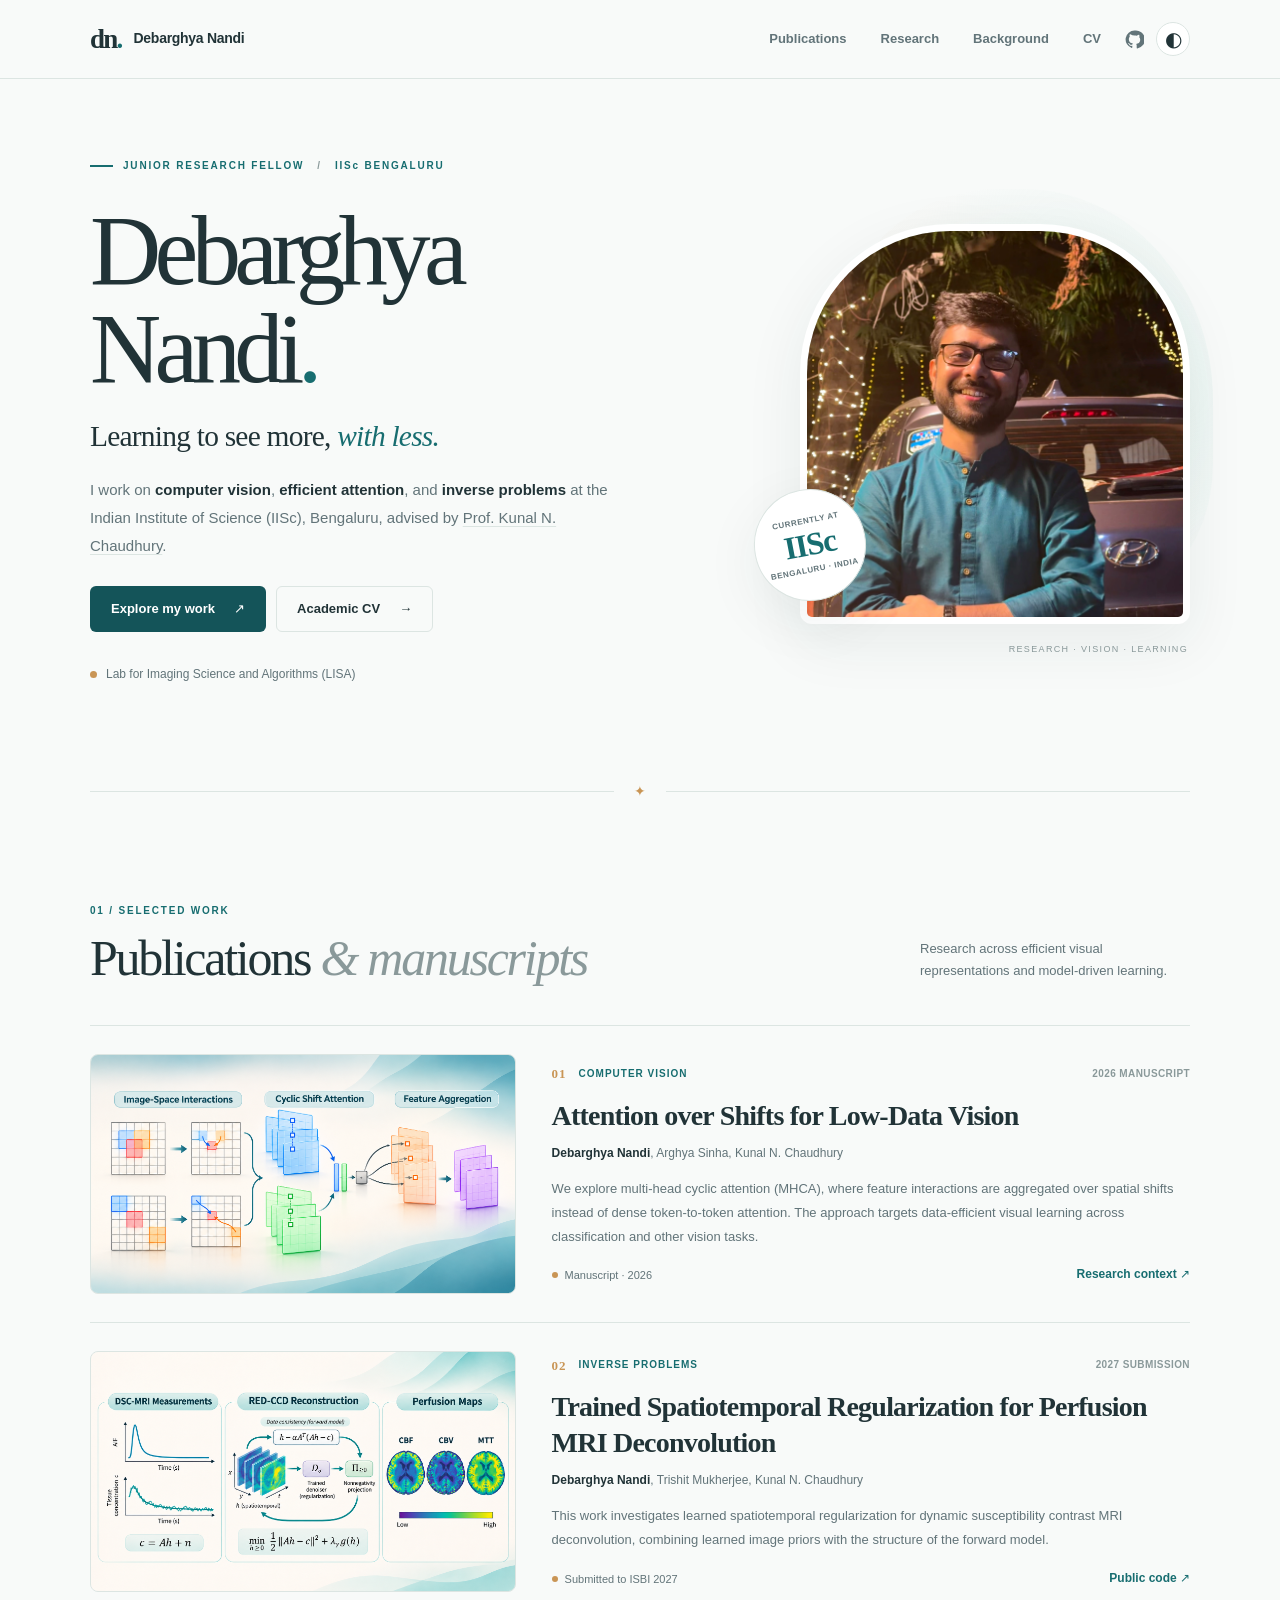
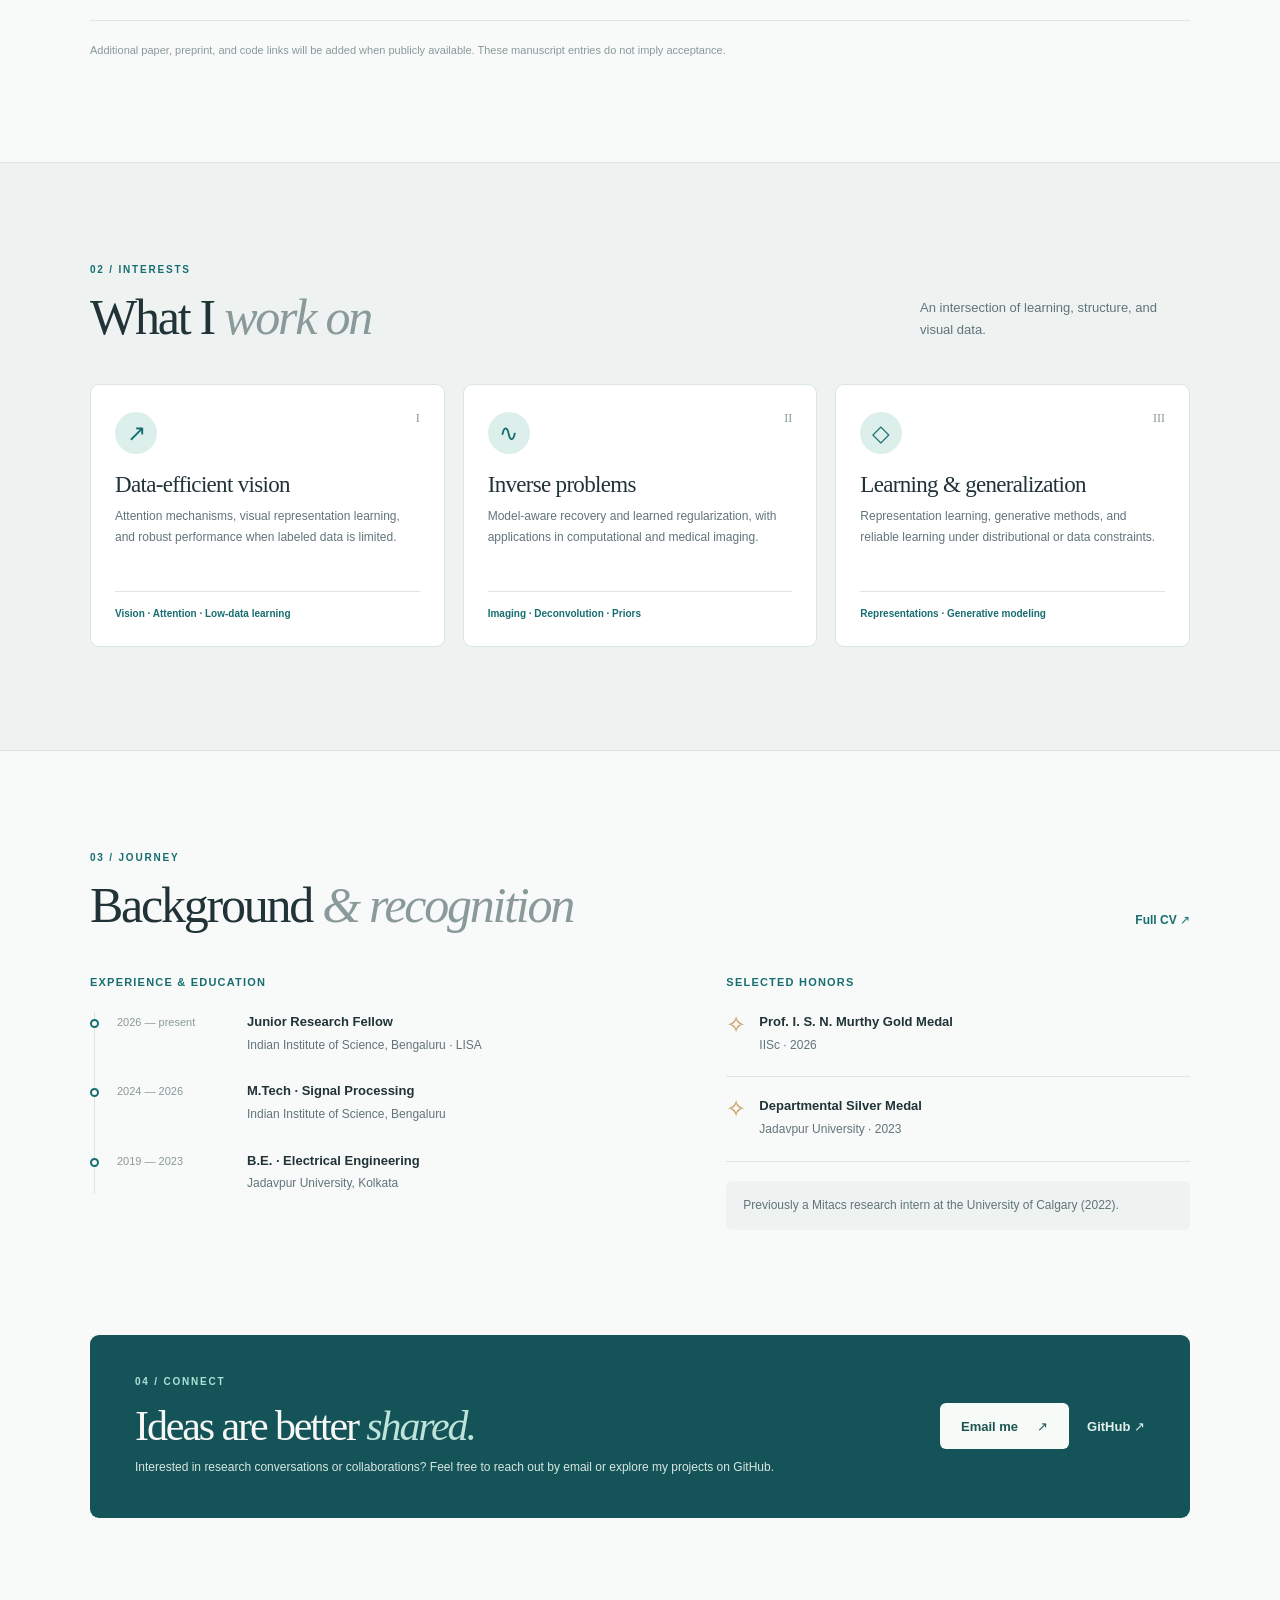
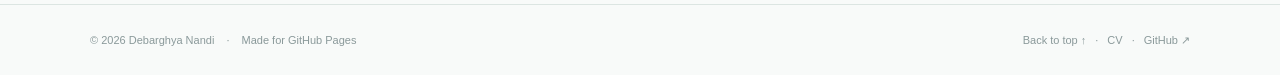
<file: index.html>
<!doctype html>
<html lang="en">
<head>
  <meta charset="utf-8">
  <meta name="viewport" content="width=device-width, initial-scale=1">
  <meta name="theme-color" content="#f8faf9">
  <meta name="description" content="Debarghya Nandi is a Junior Research Fellow at IISc Bengaluru, working on computer vision, efficient attention, and inverse problems.">
  <meta name="author" content="Debarghya Nandi">
  <meta property="og:type" content="website">
  <meta property="og:title" content="Debarghya Nandi — Research">
  <meta property="og:description" content="Computer vision, data-efficient learning, and inverse problems at IISc Bengaluru.">
  <meta property="og:url" content="https://debarghya1986.github.io/">
  <link rel="canonical" href="https://debarghya1986.github.io/">
  <link rel="icon" type="image/svg+xml" href="assets/images/favicon.svg">
  <link rel="stylesheet" href="assets/css/style.css">
  <script defer src="assets/js/site.js"></script>
  <title>Debarghya Nandi · IISc Research</title>
</head>
<body>
  <a class="skip-link" href="#main">Skip to content</a>
  <header class="site-header">
    <div class="wrap header-inner">
      <a class="brand" href="./" aria-label="Debarghya Nandi home"><span class="brand-mark">dn<span class="accent-dot">.</span></span><span class="brand-name">Debarghya Nandi</span></a>
      <nav class="header-nav" aria-label="Primary navigation">
        <a href="#publications">Publications</a>
        <a href="#research">Research</a>
        <a href="#background">Background</a>
        <a href="cv.html">CV</a>
      </nav>
      <div class="header-actions">
        <a class="icon-link github-top" href="https://github.com/Debarghya1986" target="_blank" rel="noopener noreferrer" aria-label="GitHub profile" title="GitHub">
          <svg viewBox="0 0 24 24" width="19" height="19" aria-hidden="true"><path fill="currentColor" d="M12 .75a11.25 11.25 0 0 0-3.56 21.92c.56.1.77-.24.77-.54v-2.08c-3.13.69-3.79-1.33-3.79-1.33-.51-1.31-1.25-1.66-1.25-1.66-1.02-.7.08-.68.08-.68 1.13.08 1.72 1.16 1.72 1.16 1.01 1.72 2.65 1.22 3.3.93.1-.73.39-1.22.71-1.5-2.5-.28-5.13-1.25-5.13-5.56 0-1.23.44-2.23 1.16-3.02-.12-.29-.51-1.43.11-2.98 0 0 .95-.3 3.09 1.15A10.77 10.77 0 0 1 12 6.83c.96 0 1.92.13 2.82.38 2.14-1.45 3.09-1.15 3.09-1.15.62 1.55.23 2.69.11 2.98.72.79 1.16 1.79 1.16 3.02 0 4.32-2.64 5.28-5.15 5.56.4.35.75 1.03.75 2.08v3.1c0 .3.2.65.77.54A11.25 11.25 0 0 0 12 .75Z"/></svg>
        </a>
        <button class="theme-button" type="button" data-theme-toggle aria-label="Toggle dark mode" title="Toggle color theme" aria-pressed="false"><span class="theme-icon" aria-hidden="true">◐</span></button>
      </div>
    </div>
  </header>

  <main id="main">
    <section class="hero wrap" aria-labelledby="hero-name">
      <div class="hero-content">
        <div class="eyebrow"><span class="eyebrow-line"></span> JUNIOR RESEARCH FELLOW <span class="eyebrow-sep">/</span> IISc BENGALURU</div>
        <h1 id="hero-name">Debarghya<br><span class="name-second">Nandi<span class="hero-period">.</span></span></h1>
        <p class="hero-tagline">Learning to see more, <em>with less.</em></p>
        <p class="hero-description">I work on <strong>computer vision</strong>, <strong>efficient attention</strong>, and <strong>inverse problems</strong> at the Indian Institute of Science (IISc), Bengaluru, advised by <a href="https://sites.google.com/site/kunalnchaudhury/home" target="_blank" rel="noopener noreferrer">Prof. Kunal N. Chaudhury</a>.</p>
        <div class="hero-buttons">
          <a class="button primary" href="#publications">Explore my work <span aria-hidden="true">↗</span></a>
          <a class="button outline" href="cv.html">Academic CV <span aria-hidden="true">→</span></a>
        </div>
        <div class="hero-meta"><span class="meta-dot"></span> Lab for Imaging Science and Algorithms (LISA)</div>
      </div>
      <div class="hero-visual">
        <div class="visual-backdrop" aria-hidden="true"></div>
        <div class="portrait-frame"><img src="assets/images/my_photo.jpeg" alt="Portrait of Debarghya Nandi" width="390" height="430"></div>
        <div class="hero-stamp"><span class="stamp-small">CURRENTLY AT</span><strong>IISc</strong><span class="stamp-small">BENGALURU · INDIA</span></div>
        <div class="visual-caption">RESEARCH · VISION · LEARNING</div>
      </div>
    </section>

    <div class="section-divider wrap"><span></span><span class="divider-symbol">✦</span><span></span></div>

    <section class="section wrap" id="publications" aria-labelledby="pub-title">
      <div class="section-heading">
        <div><div class="section-kicker">01 / SELECTED WORK</div><h2 id="pub-title">Publications <span class="heading-muted">& manuscripts</span></h2></div>
        <p class="section-aside">Research across efficient visual representations and model-driven learning.</p>
      </div>
      <div class="papers">
        <article class="paper">
          <div class="paper-art"><img src="assets/images/mhca_github.png" alt="Illustrative schematic of cyclic shifts on a latent feature grid" loading="lazy" width="1600" height="900"></div>
          <div class="paper-copy">
            <div class="paper-meta"><span class="paper-number">01</span><span class="topic-tag">COMPUTER VISION</span><span class="paper-year">2026 manuscript</span></div>
            <h3>Attention over Shifts for Low-Data Vision</h3>
            <p class="authors"><strong>Debarghya Nandi</strong>, Arghya Sinha, Kunal N. Chaudhury</p>
            <p class="paper-description">We explore multi-head cyclic attention (MHCA), where feature interactions are aggregated over spatial shifts instead of dense token-to-token attention. The approach targets data-efficient visual learning across classification and other vision tasks.</p>
            <div class="paper-foot"><span class="status"><span class="status-dot"></span> Manuscript · 2026</span><a href="#research" class="text-link">Research context <span aria-hidden="true">↗</span></a></div>
          </div>
        </article>
        <article class="paper">
          <div class="paper-art"><img src="assets/images/perfusion_github.png" alt="Illustrative schematic of temporal signal reconstruction in perfusion MRI" loading="lazy" width="1600" height="900"></div>
          <div class="paper-copy">
            <div class="paper-meta"><span class="paper-number">02</span><span class="topic-tag">INVERSE PROBLEMS</span><span class="paper-year">2027 submission</span></div>
            <h3>Trained Spatiotemporal Regularization for Perfusion MRI Deconvolution</h3>
            <p class="authors"><strong>Debarghya Nandi</strong>, Trishit Mukherjee, Kunal N. Chaudhury</p>
            <p class="paper-description">This work investigates learned spatiotemporal regularization for dynamic susceptibility contrast MRI deconvolution, combining learned image priors with the structure of the forward model.</p>
            <div class="paper-foot"><span class="status"><span class="status-dot"></span> Submitted to ISBI 2027</span><a href="https://github.com/Debarghya1986/Perfusion_MRI_ISBI" class="text-link" target="_blank" rel="noopener noreferrer">Public code <span aria-hidden="true">↗</span></a></div>
          </div>
        </article>
      </div>
      <p class="publication-note">Additional paper, preprint, and code links will be added when publicly available. These manuscript entries do not imply acceptance.</p>
    </section>

    <section class="section section-tint" id="research" aria-labelledby="research-title">
      <div class="wrap">
        <div class="section-heading"><div><div class="section-kicker">02 / INTERESTS</div><h2 id="research-title">What I <span class="heading-muted">work on</span></h2></div><p class="section-aside">An intersection of learning, structure, and visual data.</p></div>
        <div class="interest-grid">
          <article class="interest-card"><div class="interest-icon" aria-hidden="true">↗</div><span class="interest-index">I</span><h3>Data-efficient vision</h3><p>Attention mechanisms, visual representation learning, and robust performance when labeled data is limited.</p><div class="interest-footer">Vision · Attention · Low-data learning</div></article>
          <article class="interest-card"><div class="interest-icon" aria-hidden="true">∿</div><span class="interest-index">II</span><h3>Inverse problems</h3><p>Model-aware recovery and learned regularization, with applications in computational and medical imaging.</p><div class="interest-footer">Imaging · Deconvolution · Priors</div></article>
          <article class="interest-card"><div class="interest-icon" aria-hidden="true">◇</div><span class="interest-index">III</span><h3>Learning & generalization</h3><p>Representation learning, generative methods, and reliable learning under distributional or data constraints.</p><div class="interest-footer">Representations · Generative modeling</div></article>
        </div>
      </div>
    </section>

    <section class="section wrap" id="background" aria-labelledby="background-title">
      <div class="section-heading"><div><div class="section-kicker">03 / JOURNEY</div><h2 id="background-title">Background <span class="heading-muted">& recognition</span></h2></div><a class="section-aside text-link" href="cv.html">Full CV <span aria-hidden="true">↗</span></a></div>
      <div class="background-grid">
        <div><h3 class="small-heading">Experience & education</h3><div class="timeline">
          <div class="timeline-entry"><span class="timeline-date">2026 — present</span><div><strong>Junior Research Fellow</strong><p>Indian Institute of Science, Bengaluru · LISA</p></div></div>
          <div class="timeline-entry"><span class="timeline-date">2024 — 2026</span><div><strong>M.Tech · Signal Processing</strong><p>Indian Institute of Science, Bengaluru</p></div></div>
          <div class="timeline-entry"><span class="timeline-date">2019 — 2023</span><div><strong>B.E. · Electrical Engineering</strong><p>Jadavpur University, Kolkata</p></div></div>
        </div></div>
        <div><h3 class="small-heading">Selected honors</h3><div class="honors-list">
          <div class="honor"><span class="honor-icon" aria-hidden="true">✧</span><div><strong>Prof. I. S. N. Murthy Gold Medal</strong><p>IISc · 2026</p></div></div>
          <div class="honor"><span class="honor-icon" aria-hidden="true">✧</span><div><strong>Departmental Silver Medal</strong><p>Jadavpur University · 2023</p></div></div>
        </div><div class="background-note">Previously a Mitacs research intern at the University of Calgary (2022).</div></div>
      </div>
    </section>

    <section class="contact-section wrap" id="contact" aria-labelledby="contact-title">
      <div><div class="section-kicker">04 / CONNECT</div><h2 id="contact-title">Ideas are better <em>shared.</em></h2><p>Interested in research conversations or collaborations? Feel free to reach out by email or explore my projects on GitHub.</p></div>
      <div class="contact-actions"><a class="button contact-button" href="mailto:debarghyan@iisc.ac.in">Email me <span aria-hidden="true">↗</span></a><a class="contact-secondary" href="https://github.com/Debarghya1986" target="_blank" rel="noopener noreferrer">GitHub ↗</a></div>
    </section>
  </main>
  <footer class="site-footer"><div class="wrap footer-inner"><div>© <span data-year>2026</span> Debarghya Nandi <span class="footer-divider">·</span> Made for GitHub Pages</div><div><a href="#main">Back to top ↑</a><span class="footer-divider">·</span><a href="cv.html">CV</a><span class="footer-divider">·</span><a href="https://github.com/Debarghya1986" target="_blank" rel="noopener noreferrer">GitHub ↗</a></div></div></footer>
</body>
</html>
</file>
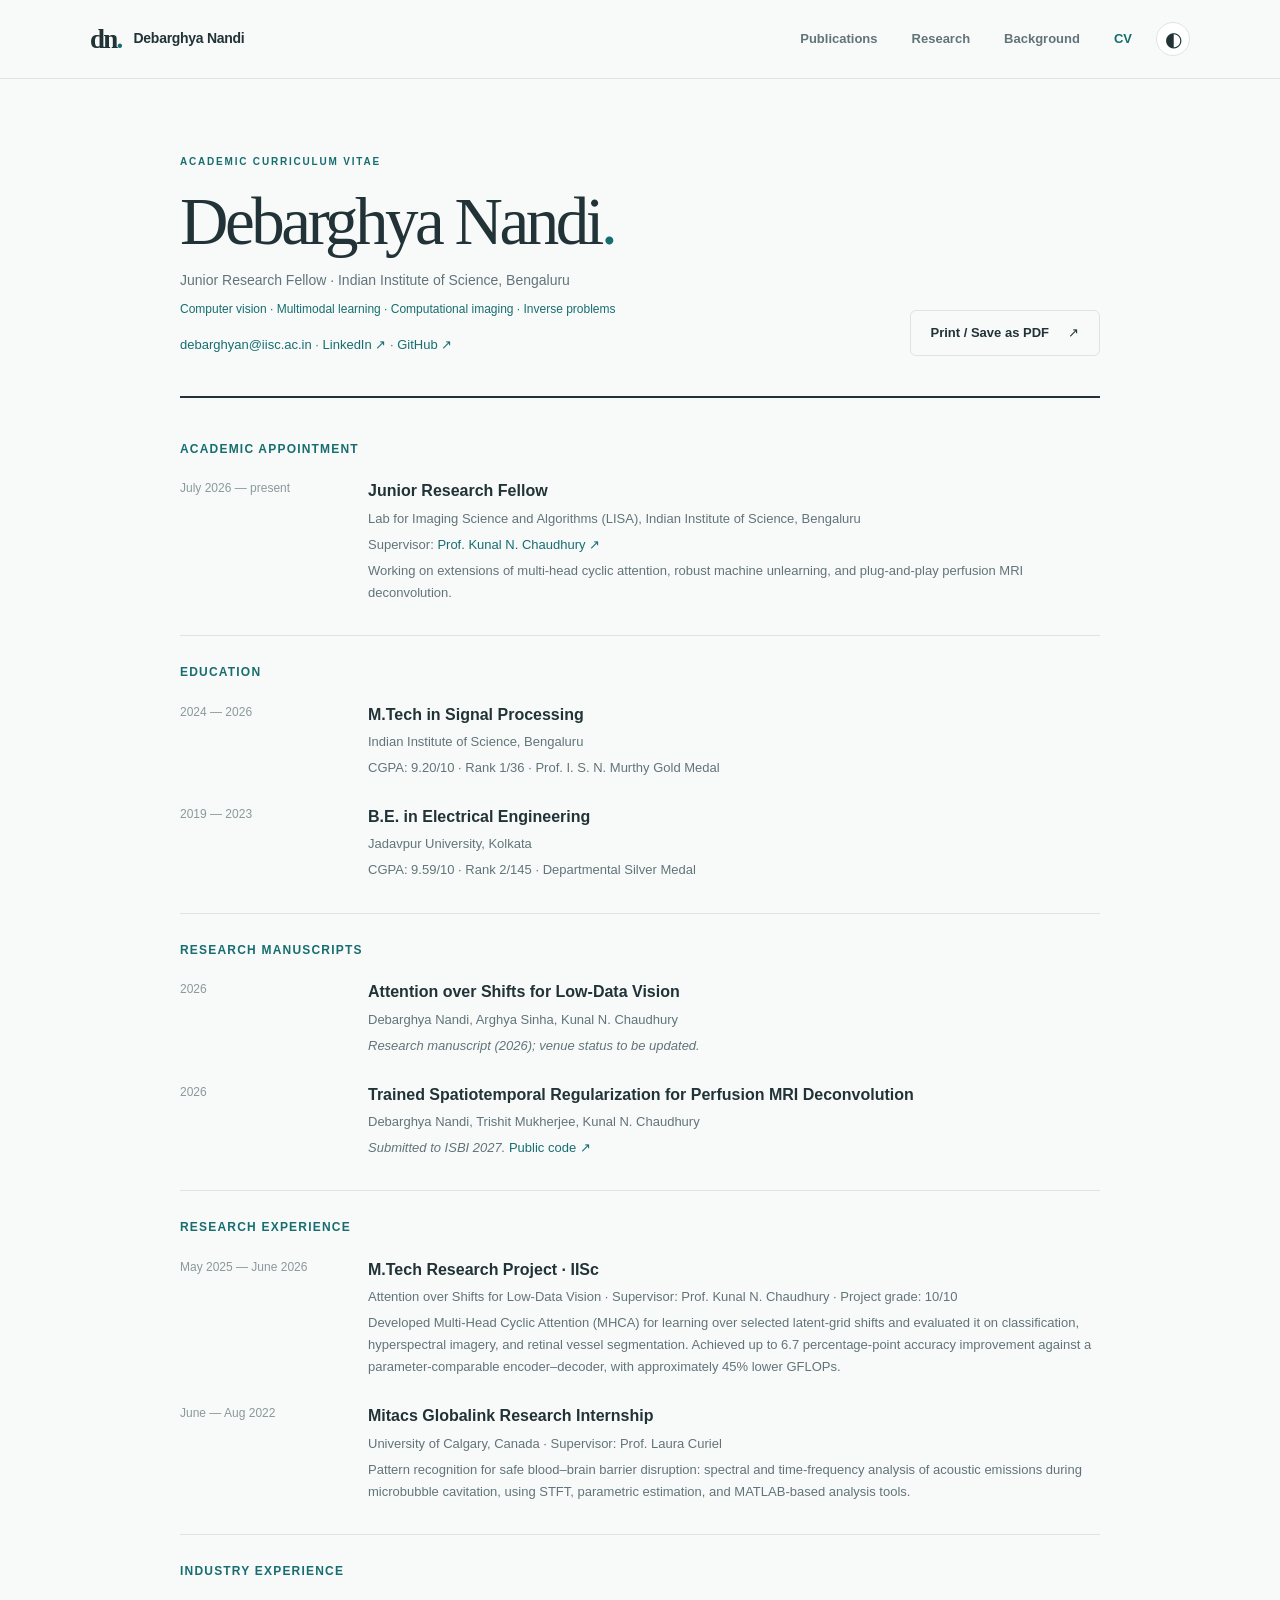
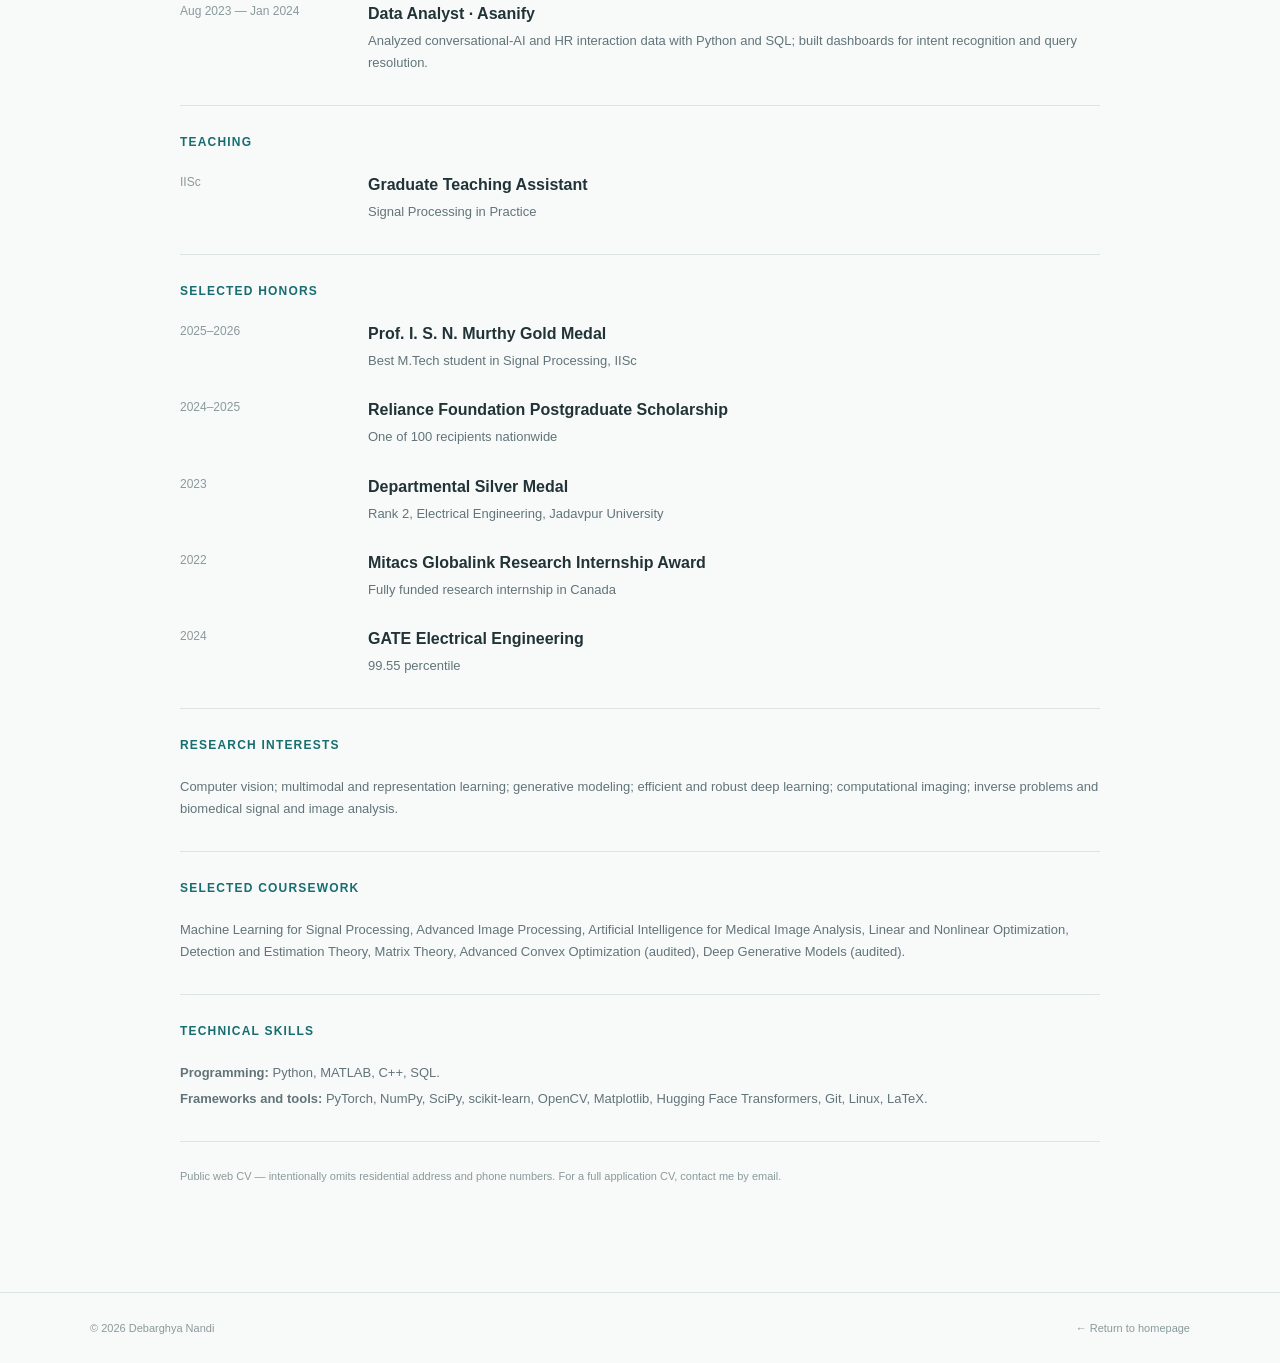
<file: cv.html>
<!doctype html>
<html lang="en">
<head>
  <meta charset="utf-8">
  <meta name="viewport" content="width=device-width, initial-scale=1">
  <meta name="theme-color" content="#f8faf9">
  <meta name="description" content="Academic curriculum vitae of Debarghya Nandi, Junior Research Fellow at IISc Bengaluru.">
  <link rel="canonical" href="https://debarghya1986.github.io/cv.html">
  <link rel="icon" type="image/svg+xml" href="assets/images/favicon.svg">
  <link rel="stylesheet" href="assets/css/style.css">
  <script defer src="assets/js/site.js"></script>
  <title>Curriculum Vitae · Debarghya Nandi</title>
</head>
<body class="cv-page">
  <a class="skip-link" href="#main">Skip to content</a>
  <header class="site-header"><div class="wrap header-inner"><a class="brand" href="./"><span class="brand-mark">dn<span class="accent-dot">.</span></span><span class="brand-name">Debarghya Nandi</span></a><nav class="header-nav" aria-label="Primary navigation"><a href="index.html#publications">Publications</a><a href="index.html#research">Research</a><a href="index.html#background">Background</a><a href="cv.html" aria-current="page">CV</a></nav><div class="header-actions"><button class="theme-button" type="button" data-theme-toggle aria-label="Toggle dark mode" title="Toggle color theme" aria-pressed="false"><span class="theme-icon" aria-hidden="true">◐</span></button></div></div></header>
  <main id="main" class="wrap cv-content">
    <div class="cv-top"><div><div class="section-kicker">ACADEMIC CURRICULUM VITAE</div><h1>Debarghya Nandi<span class="hero-period">.</span></h1><p>Junior Research Fellow · Indian Institute of Science, Bengaluru</p><p class="cv-interests">Computer vision · Multimodal learning · Computational imaging · Inverse problems</p><p class="cv-contact"><a href="mailto:debarghyan@iisc.ac.in">debarghyan@iisc.ac.in</a><span aria-hidden="true"> · </span><a href="https://www.linkedin.com/in/debarghya-nandi-0b8b941a6/" target="_blank" rel="noopener noreferrer">LinkedIn ↗</a><span aria-hidden="true"> · </span><a href="https://github.com/Debarghya1986" target="_blank" rel="noopener noreferrer">GitHub ↗</a></p></div><button class="button outline print-button" type="button" data-print-cv>Print / Save as PDF <span aria-hidden="true">↗</span></button></div>
    <div class="cv-sections">
      <section class="cv-section"><h2>Academic appointment</h2><div class="cv-row"><span class="cv-when">July 2026 — present</span><div><h3>Junior Research Fellow</h3><p>Lab for Imaging Science and Algorithms (LISA), Indian Institute of Science, Bengaluru</p><p>Supervisor: <a href="https://sites.google.com/site/kunalnchaudhury/home" target="_blank" rel="noopener noreferrer">Prof. Kunal N. Chaudhury ↗</a></p><p>Working on extensions of multi-head cyclic attention, robust machine unlearning, and plug-and-play perfusion MRI deconvolution.</p></div></div></section>
      <section class="cv-section"><h2>Education</h2><div class="cv-row"><span class="cv-when">2024 — 2026</span><div><h3>M.Tech in Signal Processing</h3><p>Indian Institute of Science, Bengaluru</p><p>CGPA: 9.20/10 · Rank 1/36 · Prof. I. S. N. Murthy Gold Medal</p></div></div><div class="cv-row"><span class="cv-when">2019 — 2023</span><div><h3>B.E. in Electrical Engineering</h3><p>Jadavpur University, Kolkata</p><p>CGPA: 9.59/10 · Rank 2/145 · Departmental Silver Medal</p></div></div></section>
      <section class="cv-section"><h2>Research manuscripts</h2><div class="cv-row"><span class="cv-when">2026</span><div><h3>Attention over Shifts for Low-Data Vision</h3><p>Debarghya Nandi, Arghya Sinha, Kunal N. Chaudhury</p><p><em>Research manuscript (2026); venue status to be updated.</em></p></div></div><div class="cv-row"><span class="cv-when">2026</span><div><h3>Trained Spatiotemporal Regularization for Perfusion MRI Deconvolution</h3><p>Debarghya Nandi, Trishit Mukherjee, Kunal N. Chaudhury</p><p><em>Submitted to ISBI 2027.</em> <a href="https://github.com/Debarghya1986/Perfusion_MRI_ISBI" target="_blank" rel="noopener noreferrer">Public code ↗</a></p></div></div></section>
      <section class="cv-section"><h2>Research experience</h2>
        <div class="cv-row"><span class="cv-when">May 2025 — June 2026</span><div><h3>M.Tech Research Project · IISc</h3><p>Attention over Shifts for Low-Data Vision · Supervisor: Prof. Kunal N. Chaudhury · Project grade: 10/10</p><p>Developed Multi-Head Cyclic Attention (MHCA) for learning over selected latent-grid shifts and evaluated it on classification, hyperspectral imagery, and retinal vessel segmentation. Achieved up to 6.7 percentage-point accuracy improvement against a parameter-comparable encoder–decoder, with approximately 45% lower GFLOPs.</p></div></div>
        <div class="cv-row"><span class="cv-when">June — Aug 2022</span><div><h3>Mitacs Globalink Research Internship</h3><p>University of Calgary, Canada · Supervisor: Prof. Laura Curiel</p><p>Pattern recognition for safe blood–brain barrier disruption: spectral and time-frequency analysis of acoustic emissions during microbubble cavitation, using STFT, parametric estimation, and MATLAB-based analysis tools.</p></div></div>
<!--
<div class="cv-row">
  <span class="cv-when">Sept 2022 — May 2023</span>
  <div>
    <h3>Undergraduate Research Assistant</h3>
    <p>Jadavpur University · Supervisor: Prof. Amit Konar</p>
    <p>Obstructive sleep apnea detection using deep learning and Bayesian networks with ECG and SpO₂ signals.</p>
  </div>
</div>
-->      </section>
      <section class="cv-section"><h2>Industry experience</h2><div class="cv-row"><span class="cv-when">Aug 2023 — Jan 2024</span><div><h3>Data Analyst · Asanify</h3><p>Analyzed conversational-AI and HR interaction data with Python and SQL; built dashboards for intent recognition and query resolution.</p></div></div></section>
      <section class="cv-section"><h2>Teaching</h2><div class="cv-row"><span class="cv-when">IISc</span><div><h3>Graduate Teaching Assistant</h3><p>Signal Processing in Practice</p></div></div></section>
      <section class="cv-section"><h2>Selected honors</h2><div class="cv-row"><span class="cv-when">2025–2026</span><div><h3>Prof. I. S. N. Murthy Gold Medal</h3><p>Best M.Tech student in Signal Processing, IISc</p></div></div><div class="cv-row"><span class="cv-when">2024–2025</span><div><h3>Reliance Foundation Postgraduate Scholarship</h3><p>One of 100 recipients nationwide</p></div></div><div class="cv-row"><span class="cv-when">2023</span><div><h3>Departmental Silver Medal</h3><p>Rank 2, Electrical Engineering, Jadavpur University</p></div></div><div class="cv-row"><span class="cv-when">2022</span><div><h3>Mitacs Globalink Research Internship Award</h3><p>Fully funded research internship in Canada</p></div></div><div class="cv-row"><span class="cv-when">2024</span><div><h3>GATE Electrical Engineering</h3><p>99.55 percentile</p></div></div></section>
      <section class="cv-section"><h2>Research interests</h2><p class="cv-prose">Computer vision; multimodal and representation learning; generative modeling; efficient and robust deep learning; computational imaging; inverse problems and biomedical signal and image analysis.</p></section>
      <section class="cv-section"><h2>Selected coursework</h2><p class="cv-prose">Machine Learning for Signal Processing, Advanced Image Processing, Artificial Intelligence for Medical Image Analysis, Linear and Nonlinear Optimization, Detection and Estimation Theory, Matrix Theory, Advanced Convex Optimization (audited), Deep Generative Models (audited).</p></section>
      <section class="cv-section"><h2>Technical skills</h2><p class="cv-prose"><strong>Programming:</strong> Python, MATLAB, C++, SQL.</p><p class="cv-prose"><strong>Frameworks and tools:</strong> PyTorch, NumPy, SciPy, scikit-learn, OpenCV, Matplotlib, Hugging Face Transformers, Git, Linux, LaTeX.</p></section>
    </div>
    <p class="cv-disclaimer">Public web CV — intentionally omits residential address and phone numbers. For a full application CV, contact me by email.</p>
  </main>
  <footer class="site-footer"><div class="wrap footer-inner"><div>© <span data-year>2026</span> Debarghya Nandi</div><a href="./">← Return to homepage</a></div></footer>
</body>
</html>
</file>
<file: assets/css/style.css>
/* Debarghya Nandi academic homepage: original, dependency-free visual design.
   Inspired by the restraint of al-folio and research-first academic websites. */
:root {
  color-scheme: light;
  --bg: #f8faf9;
  --surface: #ffffff;
  --surface-tint: #eef3f1;
  --ink: #213337;
  --muted: #627479;
  --soft: #8a999a;
  --line: #dce5e2;
  --accent: #176d70;
  --accent-dark: #145459;
  --accent-wash: #dcefea;
  --gold: #c99555;
  --shadow: 0 18px 60px rgba(27, 53, 52, .075);
  --radius: 13px;
  font-family: Inter, ui-sans-serif, -apple-system, BlinkMacSystemFont, "Segoe UI", sans-serif;
  font-synthesis: none;
}
:root[data-theme="dark"] {
  color-scheme: dark;
  --bg: #101c20;
  --surface: #18282d;
  --surface-tint: #17282b;
  --ink: #e7eeeb;
  --muted: #a9b8b7;
  --soft: #809494;
  --line: #324449;
  --accent: #7bc8be;
  --accent-dark: #9fdbd3;
  --accent-wash: #244c4b;
  --gold: #e4bd85;
  --shadow: 0 18px 70px rgba(0, 0, 0, .20);
}
*,*::before,*::after { box-sizing: border-box; }
html { scroll-behavior: smooth; scroll-padding-top: 95px; }
body { margin: 0; background: var(--bg); color: var(--ink); font-size: 15px; line-height: 1.65; -webkit-font-smoothing: antialiased; }
a { color: inherit; text-decoration: none; }
a:hover { color: var(--accent); }
button { font: inherit; }
button,a { -webkit-tap-highlight-color: transparent; }
button:focus-visible,a:focus-visible { outline: 3px solid var(--gold); outline-offset: 4px; }
img,svg { max-width: 100%; }
.wrap { width: min(1100px, calc(100% - 80px)); margin-inline: auto; }
.skip-link { position: absolute; top: -80px; left: 15px; padding: 10px 20px; background: var(--surface); color: var(--ink); z-index: 100; }
.skip-link:focus { top: 10px; }
.site-header { height: 79px; border-bottom: 1px solid var(--line); background: color-mix(in srgb, var(--bg) 92%, transparent); position: sticky; top: 0; z-index: 20; backdrop-filter: blur(16px); }
.header-inner { height: 100%; display: flex; align-items: center; justify-content: space-between; gap: 24px; }
.brand { display: inline-flex; align-items: center; gap: 12px; font-weight: 660; white-space: nowrap; color: var(--ink); letter-spacing: -.025em; }
.brand:hover { color: var(--ink); }
.brand-mark { font-family: Georgia,"Times New Roman",serif; font-weight: 700; font-size: 27px; letter-spacing: -.065em; line-height: 1; }
.accent-dot,.hero-period { color: var(--accent); }
.brand-name { font-size: 14px; letter-spacing: -.02em; }
.header-nav { display: flex; align-items: center; gap: clamp(16px,3vw,34px); margin-left: auto; font-weight: 550; font-size: 13px; }
.header-nav a { color: var(--muted); transition: color .2s; }
.header-nav a:hover,.header-nav a[aria-current] { color: var(--accent); }
.header-actions { display: flex; gap: 12px; align-items: center; }
.icon-link { display: inline-grid; place-items: center; color: var(--muted); }
.theme-button { cursor: pointer; height: 34px; width: 34px; display: inline-grid; place-items: center; border: 1px solid var(--line); border-radius: 50%; background: var(--surface); color: var(--ink); }
.theme-button:hover { border-color: var(--accent); }
.theme-icon { font-size: 20px; line-height: 1; }
.hero { display: grid; grid-template-columns: 1.15fr .85fr; min-height: 655px; gap: 32px; align-items: center; padding-block: 79px 96px; }
.hero-content { max-width: 640px; position: relative; z-index: 1; }
.eyebrow,.section-kicker { font-size: 10px; line-height: 1.5; letter-spacing: .18em; color: var(--accent); font-weight: 760; }
.eyebrow { display: flex; align-items: center; flex-wrap: wrap; gap: 10px; }
.eyebrow-line { display: inline-block; width: 23px; height: 2px; background: var(--accent); }
.eyebrow-sep { color: var(--soft); padding-inline: 3px; }
h1,h2,h3,p { margin-top: 0; }
.hero h1 { font-family: Georgia,"Times New Roman",serif; font-size: clamp(68px,7.7vw,108px); line-height: .99; letter-spacing: -.067em; font-weight: 500; margin: 29px 0 20px; }
.name-second { display: inline-block; }
.hero-tagline { font-family: Georgia,"Times New Roman",serif; font-size: clamp(21px,2.3vw,30px); letter-spacing: -.026em; line-height: 1.3; margin-bottom: 21px; color: var(--ink); }
.hero-tagline em,.contact-section h2 em { font-weight: 400; color: var(--accent); }
.hero-description { font-size: 15px; line-height: 1.85; max-width: 525px; color: var(--muted); margin: 0 0 26px; }
.hero-description strong { font-weight: 600; color: var(--ink); }
.hero-description a { text-decoration: underline; text-decoration-color: var(--line); text-underline-offset: 3px; }
.hero-buttons { display: flex; flex-wrap: wrap; gap: 10px; }
.button { display: inline-flex; min-height: 46px; padding: 10px 20px; align-items: center; justify-content: center; gap: 19px; border-radius: 6px; font-size: 13px; font-weight: 650; border: 1px solid transparent; cursor: pointer; white-space: nowrap; }
.button.primary { background: var(--accent-dark); color: #fff; }
:root[data-theme="dark"] .button.primary { color: #0f2525; }
.button.primary:hover { background: var(--accent); }
.button.outline { background: transparent; border-color: var(--line); color: var(--ink); }
.button.outline:hover { border-color: var(--accent); color: var(--accent); }
.hero-meta { color: var(--muted); margin-top: 33px; display: flex; align-items: center; gap: 9px; font-size: 12px; }
.meta-dot { display: inline-block; border-radius: 50%; width: 7px; height: 7px; background: var(--gold); }
.hero-visual { position: relative; width: 100%; max-width: 390px; margin-left: auto; padding: 22px 0 17px; }
.visual-backdrop { position: absolute; inset: -3% -6% 5% 7%; z-index: 0; background: radial-gradient(circle at 60% 48%,var(--accent-wash),transparent 70%),radial-gradient(circle at 25% 65%,color-mix(in srgb,var(--gold) 12%,transparent),transparent 70%); border-radius: 47% 53% 39% 61%; }
.portrait-frame { position: relative; border-radius: 150px 150px 12px 12px; overflow: hidden; box-shadow: var(--shadow); background: var(--surface-tint); height: 400px; border: 7px solid var(--surface); }
.portrait-frame img { display: block; width: 100%; height: 100%; object-fit: cover; }
.hero-stamp { position: absolute; bottom: 40px; left: -46px; height: 112px; width: 112px; border-radius: 100%; background: var(--surface); border: 1px solid var(--line); box-shadow: var(--shadow); display: flex; flex-direction: column; align-items: center; justify-content: center; z-index: 1; transform: rotate(-11deg); }
.hero-stamp strong { font-family: Georgia,serif; line-height: 1.1; font-size: 32px; font-weight: 600; letter-spacing: -.04em; color: var(--accent); }
.stamp-small { font-size: 8px; font-weight: 700; letter-spacing: .07em; color: var(--muted); }
.visual-caption { position: absolute; bottom: -16px; right: 2px; color: var(--soft); font-size: 9px; letter-spacing: .15em; }
.section-divider { display: flex; align-items: center; gap: 20px; color: var(--gold); }
.section-divider > span:first-child,.section-divider > span:last-child { flex: 1; height: 1px; background: var(--line); }
.divider-symbol { font-size: 14px; }
.section { padding-block: 99px 103px; }
.section-heading { display: flex; align-items: flex-end; justify-content: space-between; gap: 30px; margin-bottom: 38px; }
.section-heading h2 { font-family: Georgia,"Times New Roman",serif; font-size: clamp(35px,4vw,50px); letter-spacing: -.045em; line-height: 1.15; font-weight: 500; margin: 12px 0 0; }
.heading-muted { color: var(--soft); font-style: italic; }
.section-aside { max-width: 270px; font-size: 13px; line-height: 1.7; color: var(--muted); margin: 0 0 5px; }
.papers { border-top: 1px solid var(--line); }
.paper {
  display: grid;
  grid-template-columns: minmax(0, 0.8fr) minmax(0, 1.2fr);
  gap: 36px;
  padding-block: 28px;
  border-bottom: 1px solid var(--line);
  align-items: center;
}

.paper-art {
  width: 100%;
  aspect-ratio: auto;
  overflow: hidden;
  background: var(--surface-tint);
  border: 1px solid var(--line);
  border-radius: 8px;
}

.paper-art img {
  display: block;
  width: 100%;
  height: auto;
  object-fit: contain;
  transition: none;
}

.paper:hover .paper-art img {
  transform: none;
}
.paper-meta { display: flex; gap: 12px; align-items: center; font-size: 10px; letter-spacing: .1em; text-transform: uppercase; margin-bottom: 13px; font-weight: 700; }
.paper-number { font-size: 13px; color: var(--gold); font-family: Georgia,serif; }
.topic-tag { color: var(--accent); }
.paper-year { margin-left: auto; color: var(--soft); font-weight: 600; letter-spacing: .04em; white-space: nowrap; }
.paper h3 { font-size: clamp(20px,2.3vw,28px); font-family: Georgia,"Times New Roman",serif; line-height: 1.27; letter-spacing: -.028em; font-weight: 550; margin-bottom: 11px; }
.authors { color: var(--muted); font-size: 12px; line-height: 1.5; margin-bottom: 15px; }
.authors strong { color: var(--ink); font-weight: 650; }
.paper-description { font-size: 13px; line-height: 1.83; color: var(--muted); margin-bottom: 17px; }
.paper-foot { display: flex; flex-wrap: wrap; gap: 10px 18px; justify-content: space-between; align-items: center; }
.status { color: var(--muted); font-size: 11px; display: flex; align-items: center; gap: 7px; }
.status-dot { height: 6px; width: 6px; border-radius: 100%; background: var(--gold); }
.text-link { color: var(--accent); font-weight: 650; font-size: 12px; }
.text-link:hover { text-decoration: underline; text-underline-offset: 4px; }
.publication-note { color: var(--soft); font-size: 11px; margin: 20px 0 0; }
.section-tint { background: var(--surface-tint); border-top: 1px solid var(--line); border-bottom: 1px solid var(--line); }
.interest-grid { display: grid; grid-template-columns: repeat(3,minmax(0,1fr)); gap: 18px; }
.interest-card { background: var(--surface); border: 1px solid var(--line); border-radius: 9px; min-height: 263px; padding: 27px 24px 24px; position: relative; display: flex; flex-direction: column; transition: transform .2s ease,border-color .2s ease; }
.interest-card:hover { transform: translateY(-3px); border-color: var(--accent); }
.interest-icon { width: 42px; height: 42px; border-radius: 50%; display: grid; place-items: center; background: var(--accent-wash); font-size: 23px; font-weight: 400; color: var(--accent); line-height: 1; }
.interest-index { position: absolute; top: 24px; right: 24px; font-size: 12px; color: var(--soft); font-family: Georgia,serif; }
.interest-card h3 { font-family: Georgia,serif; font-weight: 500; font-size: 23px; letter-spacing: -.03em; margin: 18px 0 7px; line-height: 1.15; }
.interest-card p { font-size: 12px; line-height: 1.8; color: var(--muted); margin-bottom: 25px; }
.interest-footer { margin-top: auto; border-top: 1px solid var(--line); padding-top: 14px; font-size: 10px; color: var(--accent); font-weight: 650; }
.background-grid { display: grid; grid-template-columns: 1.2fr 1fr; gap: 80px; }
.small-heading { font-size: 11px; text-transform: uppercase; letter-spacing: .11em; color: var(--accent); font-weight: 750; margin-bottom: 21px; }
.timeline { border-left: 1px solid var(--line); margin-left: 4px; }
.timeline-entry { display: grid; grid-template-columns: 115px 1fr; gap: 15px; position: relative; padding: 0 0 26px 22px; }
.timeline-entry::before { content: ''; position: absolute; left: -5px; top: 7px; width: 9px; height: 9px; border-radius: 50%; border: 2px solid var(--accent); background: var(--bg); }
.timeline-entry:last-child { padding-bottom: 0; }
.timeline-date { font-size: 11px; color: var(--soft); padding-top: 1px; }
.timeline-entry strong,.honor strong { font-size: 13px; font-weight: 680; display: block; line-height: 1.5; }
.timeline-entry p,.honor p { font-size: 12px; color: var(--muted); margin: 4px 0 0; }
.honors-list { display: flex; flex-direction: column; }
.honor { display: flex; gap: 13px; padding: 0 0 21px; margin-bottom: 19px; border-bottom: 1px solid var(--line); }
.honor-icon { color: var(--gold); font-size: 24px; line-height: 1.1; }
.background-note { background: var(--surface-tint); padding: 15px 17px; border-radius: 6px; color: var(--muted); font-size: 12px; line-height: 1.6; }
.contact-section { margin-block: 2px 86px; padding: 39px 45px; background: var(--accent-dark); color: #f7f8f6; border-radius: 9px; display: flex; align-items: center; justify-content: space-between; gap: 35px; }
:root[data-theme="dark"] .contact-section { background: #255a5b; }
.contact-section .section-kicker { color: #aee0d6; }
.contact-section h2 { font-family: Georgia,serif; font-size: clamp(29px,3.4vw,42px); font-weight: 500; letter-spacing: -.05em; margin: 12px 0 6px; line-height: 1.2; }
.contact-section h2 em { color: #bde3da; }
.contact-section p { color: #d9e5e1; font-size: 12px; max-width: 660px; margin-bottom: 0; line-height: 1.8; }
.contact-button { background: #f7fbf8; color: #1c5353; flex-shrink: 0; }
.contact-button:hover { background: #e3f4ec; color: #1c5353; }
.site-footer { border-top: 1px solid var(--line); padding-block: 26px; }
.footer-inner { display: flex; flex-wrap: wrap; justify-content: space-between; align-items: center; gap: 12px; font-size: 11px; color: var(--soft); }
.footer-inner a:hover { color: var(--accent); }
.footer-divider { margin-inline: 9px; color: var(--soft); }
/* CV page */
.cv-content { padding-block: 75px 95px; max-width: 920px; }
.cv-top { display: flex; align-items: flex-end; justify-content: space-between; gap: 28px; padding-bottom: 40px; margin-bottom: 15px; border-bottom: 2px solid var(--ink); }
.cv-top h1 { font-family: Georgia,serif; font-size: clamp(45px,6vw,67px); font-weight: 500; letter-spacing: -.052em; line-height: 1.1; margin: 16px 0 10px; }
.cv-top p { margin: 0; color: var(--muted); font-size: 14px; }
.cv-top .cv-interests { color: var(--accent); font-size: 12px; margin-top: 8px; }
.cv-sections { display: flex; flex-direction: column; }
.cv-section { border-bottom: 1px solid var(--line); padding: 27px 0; }
.cv-section h2 { font-size: 12px; text-transform: uppercase; font-weight: 760; color: var(--accent); letter-spacing: .1em; margin-bottom: 20px; }
.cv-row { display: grid; grid-template-columns: 160px 1fr; gap: 28px; margin-bottom: 22px; }
.cv-row:last-child { margin-bottom: 0; }
.cv-when { font-size: 12px; color: var(--soft); }
.cv-row h3 { font-size: 16px; line-height: 1.45; margin-bottom: 5px; font-weight: 680; }
.cv-row p,.cv-prose { font-size: 13px; color: var(--muted); line-height: 1.7; margin: 4px 0; }
.cv-prose a { color: var(--accent); text-decoration: underline; text-underline-offset: 3px; }
.cv-disclaimer { color: var(--soft); font-size: 11px; margin-top: 25px; }
@media (max-width: 980px) {
  .wrap { width: min(100% - 50px,1100px); }
  .hero { min-height: auto; padding-block: 70px 80px; grid-template-columns: 1.08fr .92fr; }
  .hero h1 { font-size: clamp(58px,7.4vw,84px); }
  .portrait-frame { height: 342px; }
  .hero-stamp { left: -25px; }
  .paper { gap: 26px; }
  .background-grid { gap: 35px; }
}
@media (max-width: 720px) {
  .wrap { width: calc(100% - 36px); }
  .site-header { height: auto; min-height: 68px; }
  .header-inner { min-height: 68px; gap: 11px; flex-wrap: wrap; padding-block: 13px; }
  .brand-name { display: none; }
  .header-nav { order: 3; width: 100%; gap: 0; justify-content: space-between; border-top: 1px solid var(--line); padding-top: 11px; margin-left: 0; }
  .header-nav a { font-size: 12px; }
  .header-actions { margin-left: auto; }
  .hero { display: flex; flex-direction: column-reverse; gap: 45px; padding-block: 34px 72px; align-items: stretch; }
  .hero-visual { margin-inline: auto; width: min(100% - 30px,290px); }
  .portrait-frame { height: 290px; border-radius: 130px 130px 12px 12px; }
  .hero-stamp { width: 94px; height: 94px; bottom: 26px; left: -36px; }
  .hero-stamp strong { font-size: 26px; }
  .stamp-small { font-size: 7px; }
  .visual-caption { display: none; }
  .hero h1 { font-size: clamp(64px,12vw,90px); margin-top: 20px; }
  .hero-tagline { font-size: 26px; }
  .hero-description { font-size: 14px; }
  .section { padding-block: 68px 72px; }
  .section-heading { align-items: flex-start; flex-direction: column; gap: 12px; margin-bottom: 28px; }
  .section-heading h2 { font-size: 37px; }
  .section-aside { max-width: 90%; }
  .paper { grid-template-columns: 1fr; gap: 19px; padding-block: 26px 30px; }
  .paper-art { max-height: none; }
  .paper h3 { font-size: 25px; }
  .interest-grid { grid-template-columns: 1fr; }
  .interest-card { min-height: 225px; }
  .background-grid { grid-template-columns: 1fr; gap: 40px; }
  .contact-section { margin-block: 0 50px; padding: 29px 24px; flex-direction: column; align-items: flex-start; gap: 22px; }
  .contact-section h2 { font-size: 36px; }
  .cv-content { padding-block: 46px 65px; }
  .cv-top { display: block; }
  .print-button { margin-top: 25px; }
  .cv-row { grid-template-columns: 1fr; gap: 2px; }
}
@media (max-width: 400px) {
  .hero h1 { font-size: 63px; }
  .hero-buttons .button { padding-inline: 14px; font-size: 12px; }
  .paper-year { display: none; }
  .footer-divider { margin-inline: 4px; }
}
@media (prefers-reduced-motion: reduce) { html { scroll-behavior: auto; } *,*::before,*::after { transition: none !important; } }
@media print {
  :root { --bg: #fff; --ink: #000; --muted: #333; --line: #ddd; --accent: #155b58; }
  body { background: white; color: #111; font-size: 11pt; }
  .site-header,.site-footer,.print-button,.cv-disclaimer { display: none !important; }
  .wrap { width: 100%; }
  .cv-content { max-width: none; padding: 0; }
  .cv-top { padding-bottom: 19px; }
  .cv-top h1 { font-size: 34pt; }
  .cv-section { padding: 14px 0; break-inside: avoid; }
  .cv-row { margin-bottom: 11px; break-inside: avoid; }
  a { color: #111 !important; }
}

/* Site-specific additions: public academic contact and CV links */
.cv-top .cv-contact { margin-top: 14px; color: var(--muted); font-size: 13px; line-height: 1.7; }
.cv-top .cv-contact a,.cv-section a { color: var(--accent); text-underline-offset: 3px; }
.cv-top .cv-contact a:hover,.cv-section a:hover { text-decoration: underline; }
.contact-actions { display: flex; flex-wrap: wrap; align-items: center; gap: 18px; }
.contact-secondary { color: #e2efea; font-weight: 650; font-size: 13px; }
.contact-secondary:hover { text-decoration: underline; }
@media print { .cv-top .cv-contact { margin-top: 7px; } a { text-decoration: none !important; } }
</file>
